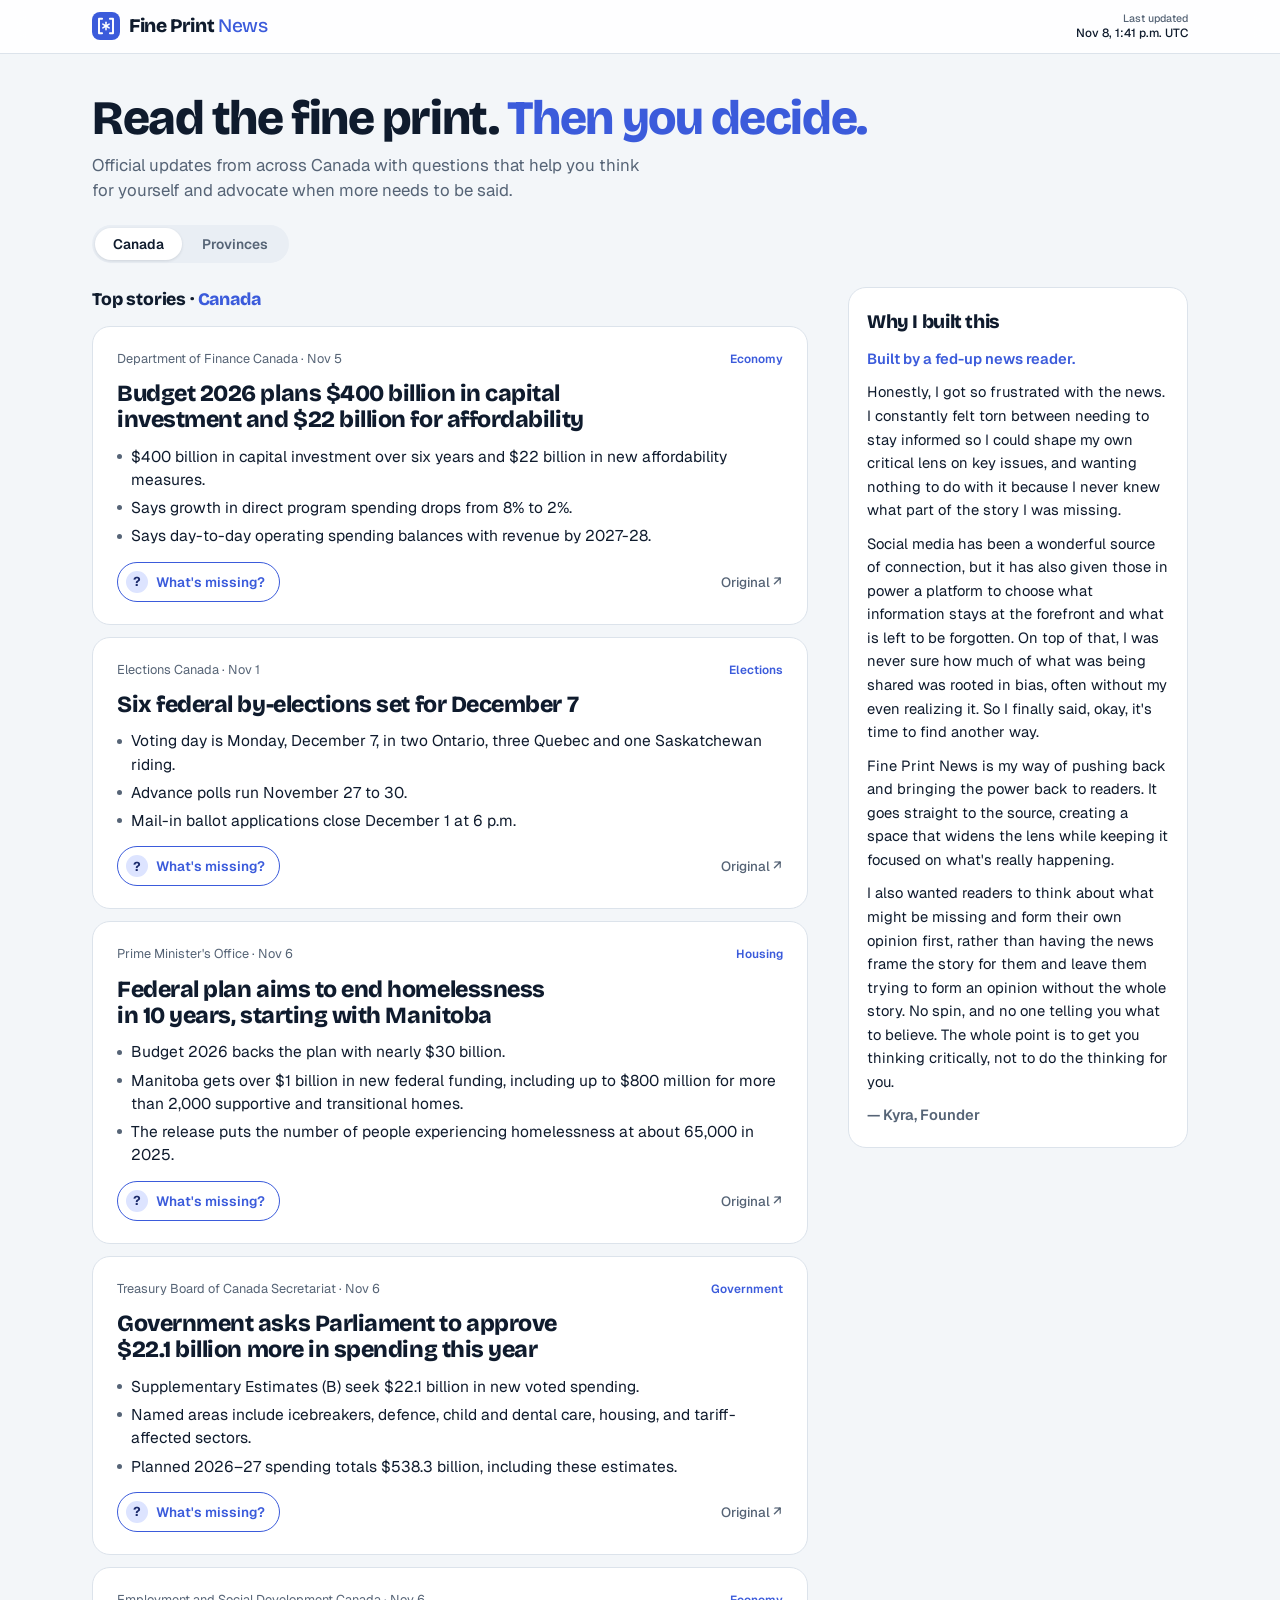
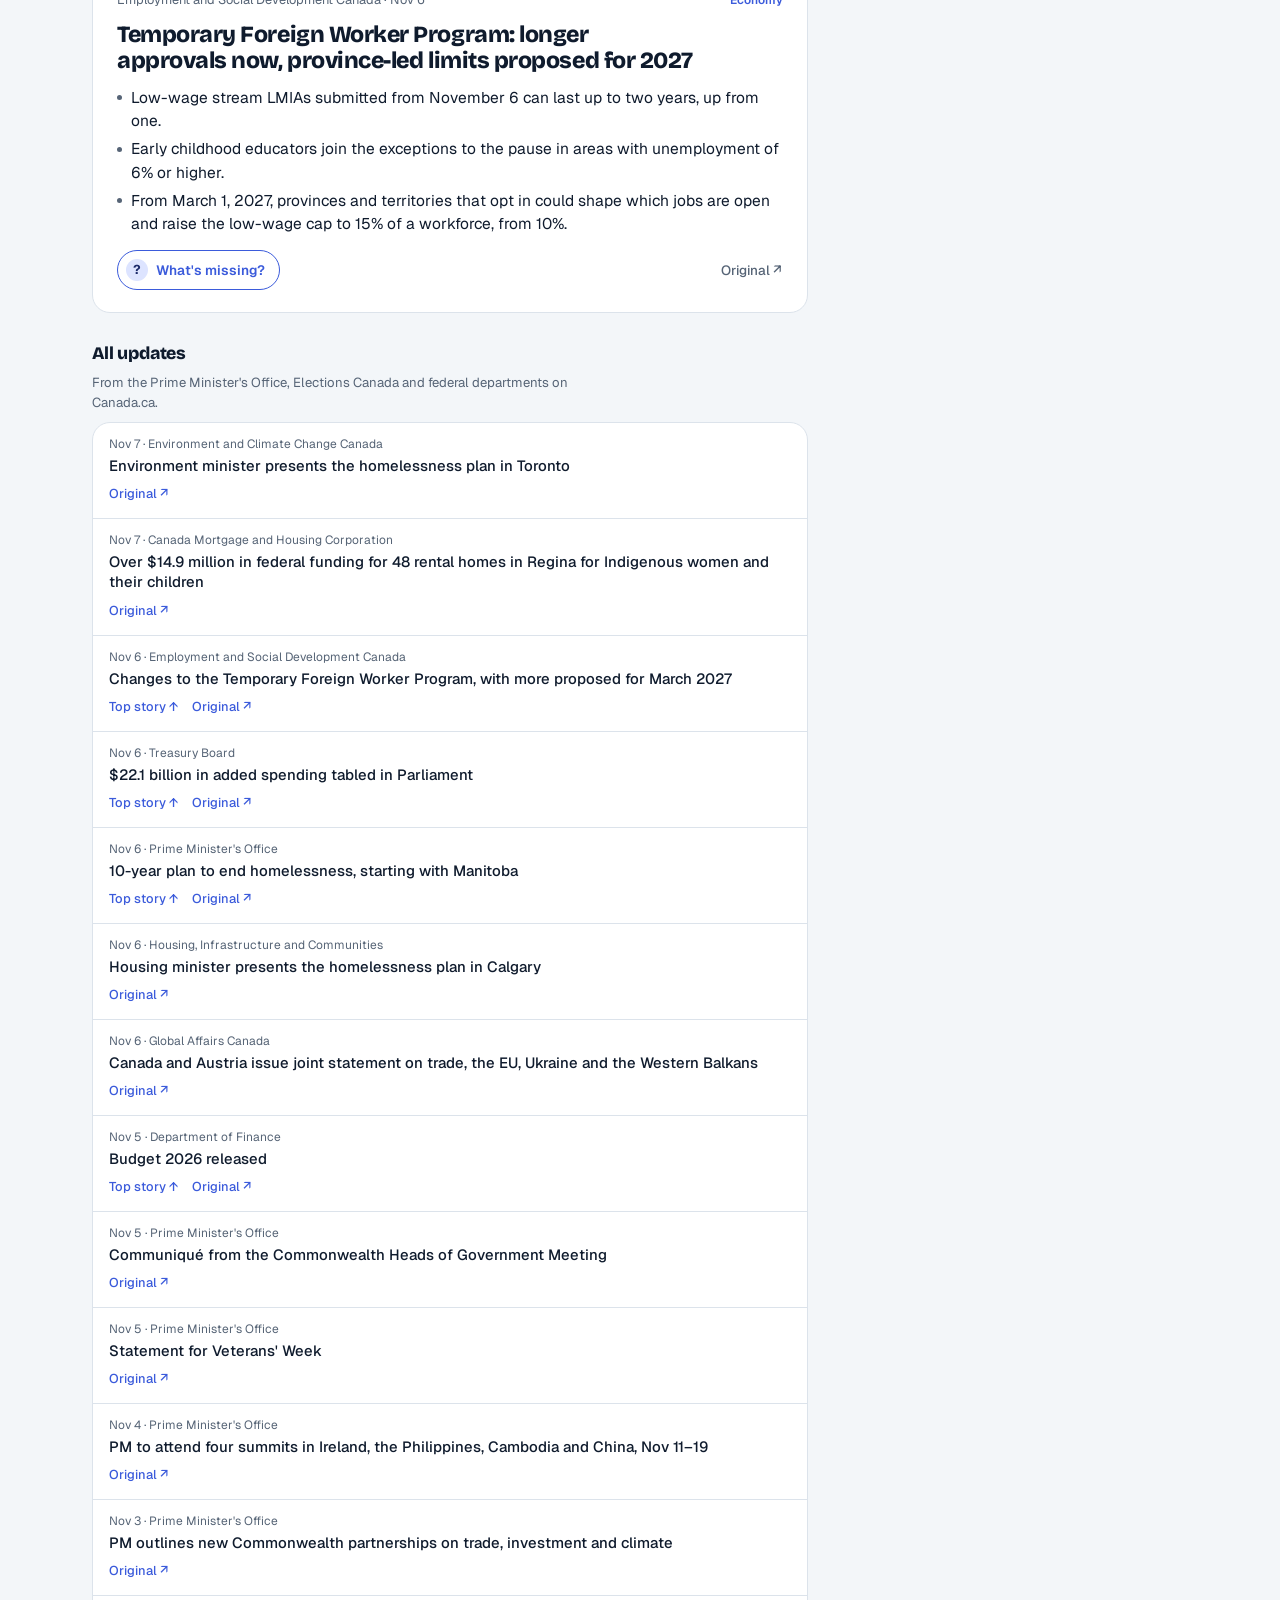
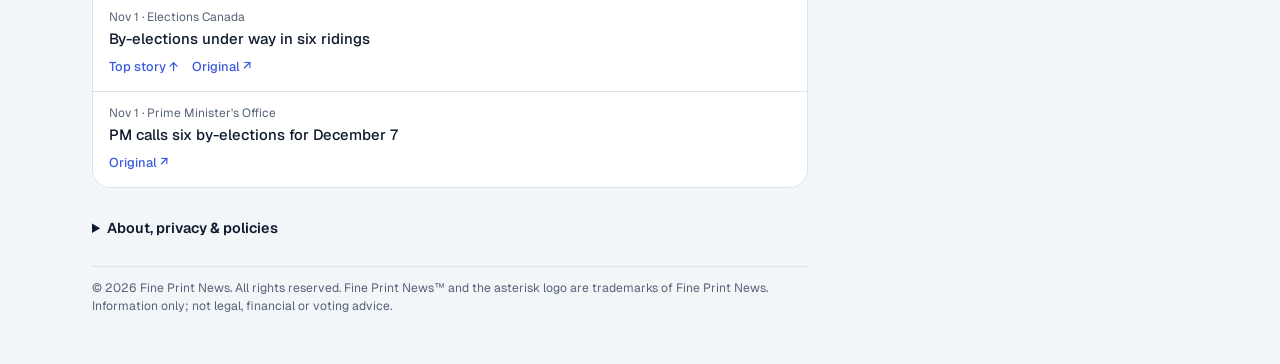
<file: index.html>
<!doctype html>
<html lang="en-CA">
<head>
<meta charset="utf-8">
<meta name="viewport" content="width=device-width,initial-scale=1,viewport-fit=cover">
<meta name="description" content="BC government and Elections BC updates straight from the source, with a quick check of what each release leaves out. Independent; not affiliated with the Government of BC or Elections BC.">
<meta name="copyright" content="© 2026 Fine Print News. All rights reserved.">
<meta name="theme-color" content="#FFFFFF" media="(prefers-color-scheme: light)">
<meta name="theme-color" content="#15181E" media="(prefers-color-scheme: dark)">
<link rel="canonical" href="https://fineprintnews.ca/">
<meta property="og:title" content="Fine Print News">
<meta property="og:description" content="Official updates from across Canada, in plain words. Read the fine print. Then you decide.">
<meta property="og:url" content="https://fineprintnews.ca/">
<meta property="og:image" content="https://fineprintnews.ca/icons/icon-512.png">
<link rel="manifest" href="manifest.webmanifest">
<link rel="icon" href="icons/icon-192.png" type="image/png">
<link rel="apple-touch-icon" href="icons/apple-touch-icon.png">
<link rel="license" href="LICENSE.txt">
<meta name="apple-mobile-web-app-capable" content="yes">
<meta name="apple-mobile-web-app-title" content="Fine Print">
<meta name="apple-mobile-web-app-status-bar-style" content="default">
<style>:root{padding-top:env(safe-area-inset-top,0px);padding-bottom:env(safe-area-inset-bottom,0px)}body{margin:0}[hidden]{display:none!important}img{max-width:100%}</style>
<title>Fine Print News</title>
<meta name="claude:viewport-fit-sides" content="cover">
<link rel="preconnect" href="https://fonts.googleapis.com">
<link rel="stylesheet" href="https://fonts.googleapis.com/css2?family=Bricolage+Grotesque:opsz,wght@12..96,600;12..96,800&family=Geist:wght@400;500;600&display=swap">
<style>
/* Layout: app-style top bar + filter chips, then rounded story cards. Each card carries a "Source check" coverage bar
   (answered / partly / not in source) as the signature element, like a bias bar but for completeness. */
:root{
  /* Colour story: deep navy ink = authority and calm; cobalt = trust with a modern edge;
     sea-glass teal = clarity ("answered"); soft lavender = nuance ("partly"); cool grey = gaps. No red or yellow alarms. */
  --bg:#F3F6F9; --surface:#FFFFFF; --raised:#E9EEF4; --ink:#0F1B2D; --muted:#566476; --line:#DCE3EB;
  --accent:#3B5BDB; --accent-soft:#E6EBFF;
  --yes:#12907E; --partly:#8B7BEA; --gap:#CBD3DD;
  --mark:#DDE4FF; --mark-ink:#1B2A6B;
  --official:#12907E; --pending:#3B5BDB; --pending-soft:#E6EBFF;
  --slate:#566476; --slate-soft:#E9EEF4;
  --brand-a:#3B5BDB; --brand-b:#12907E;
  --display:"Bricolage Grotesque", "Arial Black", system-ui, sans-serif;
  --body:"Geist", system-ui, -apple-system, "Segoe UI", sans-serif;
  --mono:"Geist", system-ui, -apple-system, "Segoe UI", sans-serif; /* labels: same calm sans as body, no digital mono */
}
@media (prefers-color-scheme: dark){:root:not([data-theme="light"]){
  --bg:#0B1220; --surface:#121B2B; --raised:#1A2536; --ink:#EEF2F8; --muted:#9AA8BC; --line:#25324A;
  --accent:#8FA4FF; --accent-soft:#1D2A55;
  --yes:#3CCBB5; --partly:#B1A5FF; --gap:#36435A;
  --mark:#2A3770; --mark-ink:#E6EBFF;
  --official:#3CCBB5; --pending:#8FA4FF; --pending-soft:#1D2A55;
  --slate:#A9B6C8; --slate-soft:#1A2536; color-scheme:dark}}
:root[data-theme="dark"]{
  --bg:#0B1220; --surface:#121B2B; --raised:#1A2536; --ink:#EEF2F8; --muted:#9AA8BC; --line:#25324A;
  --accent:#8FA4FF; --accent-soft:#1D2A55;
  --yes:#3CCBB5; --partly:#B1A5FF; --gap:#36435A;
  --mark:#2A3770; --mark-ink:#E6EBFF;
  --official:#3CCBB5; --pending:#8FA4FF; --pending-soft:#1D2A55;
  --slate:#A9B6C8; --slate-soft:#1A2536; color-scheme:dark}
*{box-sizing:border-box}
body{background:var(--bg);color:var(--ink);font-family:var(--body);font-size:15px;line-height:1.5;-webkit-font-smoothing:antialiased}
body::before{content:"";position:fixed;inset:0 0 auto;height:env(safe-area-inset-top,0px);z-index:10;background:var(--surface)}
.wrap{max-width:640px;margin:0 auto;padding-left:max(16px,env(safe-area-inset-left,0px));padding-right:max(16px,env(safe-area-inset-right,0px))}

/* top bar */
.top{position:sticky;top:env(safe-area-inset-top,0px);z-index:5;background:color-mix(in srgb,var(--surface) 88%,transparent);backdrop-filter:blur(12px);-webkit-backdrop-filter:blur(12px);border-bottom:1px solid var(--line)}
.bar{display:flex;align-items:center;justify-content:space-between;gap:12px;padding-block:12px}
.logo{display:flex;align-items:center;gap:9px;white-space:nowrap;font-family:var(--display);font-weight:800;font-size:1.2rem;letter-spacing:-.02em}
.mark{width:28px;height:28px;border-radius:8px;background:var(--brand-a);display:grid;place-items:center;flex:none}
.mark svg{display:block}
.word{letter-spacing:-.02em}
.news{font-weight:500;color:var(--accent);letter-spacing:-.01em}
.date{display:grid;text-align:right;font:500 .74rem var(--mono);color:var(--ink);white-space:nowrap;line-height:1.25}
.date small{font-size:.66rem;color:var(--muted);font-weight:500}
.scope{display:grid;gap:8px;padding-block:14px 2px}
.tabs{display:inline-flex;justify-self:start;background:var(--raised);border-radius:999px;padding:3px;gap:2px}
.tab{border:0;background:transparent;color:var(--muted);border-radius:999px;padding:7px 18px;font:600 .86rem var(--body);cursor:pointer}
.tab[aria-pressed="true"]{background:var(--surface);color:var(--ink);box-shadow:0 1px 3px rgba(15,27,45,.12)}
.subtabs{display:flex;align-items:center;gap:8px;flex-wrap:wrap}
.soon{font-size:.76rem;color:var(--muted)}
.sec{margin:8px 0 0;font-family:var(--display);font-weight:800;font-size:1.1rem;letter-spacing:-.01em}
.sec span{color:var(--accent)}
.sec-note{margin:-4px 0 0;font-size:.82rem;color:var(--muted);max-width:60ch}
.all{display:grid;gap:10px;margin-top:8px}
.updates{list-style:none;margin:0;padding:0;background:var(--surface);border:1px solid var(--line);border-radius:18px;overflow:hidden}
.upd{padding:12px 16px;border-top:1px solid var(--line);display:grid;gap:3px}
.upd:first-child{border-top:0}
.upd-meta{font-size:.75rem;color:var(--muted)}
.upd-title{margin:0;font-size:.93rem;font-weight:500;line-height:1.35}
.upd-links{display:flex;gap:14px;margin-top:2px}
.upd-orig,.upd-dive{font:500 .8rem var(--body);color:var(--accent);text-decoration:none;background:none;border:0;padding:4px 0;cursor:pointer}
.chips{display:flex;gap:6px;overflow-x:auto;padding-block:2px 12px;scrollbar-width:none}
.chips::-webkit-scrollbar{display:none}
.chip{flex:none;border:0;background:var(--raised);color:var(--ink);border-radius:999px;padding:7px 14px;font:500 .84rem var(--body);cursor:pointer}
.chip[aria-pressed="true"]{background:var(--ink);color:var(--surface)}

/* hero line */
.hero{padding-block:22px 6px;display:grid;gap:6px}
.hero h1{font-family:var(--display);font-weight:800;font-size:clamp(1.7rem,6vw,2.3rem);line-height:1.02;letter-spacing:-.03em;margin:0;text-wrap:balance}
.hero h1 em{font-style:normal;color:var(--accent)}
.hero p{margin:0;color:var(--muted);font-size:.95rem;max-width:44ch}

main{display:grid;gap:12px;padding-block:14px 48px}

/* story card: four calm layers: meta, headline, facts, actions */
.story{background:var(--surface);border-radius:18px;padding:18px;display:grid;gap:12px;border:1px solid var(--line)}
.meta{display:flex;align-items:center;justify-content:space-between;gap:10px;font-size:.8rem;color:var(--muted)}
.tag{font:600 .74rem var(--body);color:var(--accent);white-space:nowrap}
.story h2{font-family:var(--display);font-weight:800;font-size:1.3rem;line-height:1.14;letter-spacing:-.02em;margin:0;text-wrap:balance}
.facts{margin:0;padding:0;list-style:none;display:grid;gap:5px;font-size:.92rem}
.facts li{display:flex;gap:9px}
.facts li::before{content:"";flex:none;width:5px;height:5px;border-radius:50%;background:var(--muted);margin-top:.6em}

.foot{display:flex;flex-wrap:wrap;align-items:center;justify-content:space-between;gap:10px;padding-top:2px}
.src{background:none;border:0;padding:10px 2px;color:var(--muted);font:500 .84rem var(--body);cursor:pointer}
.src:hover{color:var(--ink)}
.nb{display:contents}
.scrim{position:fixed;inset:0;z-index:20;background:rgba(8,14,28,.45)}
.sheet{position:fixed;left:0;right:0;bottom:0;z-index:21;max-height:88%;overflow:auto;background:var(--surface);border-radius:20px 20px 0 0;box-shadow:0 -12px 40px rgba(8,14,28,.25);padding-bottom:max(20px,env(safe-area-inset-bottom,0px))}
.sheet-in{max-width:640px;margin:0 auto;padding:10px max(18px,env(safe-area-inset-right,0px)) 0 max(18px,env(safe-area-inset-left,0px));display:grid;gap:10px;position:relative}
.sheet-grab{width:40px;height:4px;border-radius:2px;background:var(--line);margin:0 auto 6px}
.sheet-close{position:absolute;top:14px;right:max(18px,env(safe-area-inset-right,0px));background:var(--raised);border:0;border-radius:999px;padding:6px 12px;color:var(--ink);font:500 .8rem var(--body);cursor:pointer}
#sheetBody{display:grid;gap:10px}
#sheetBody h3{margin:0;font-family:var(--display);font-weight:800;font-size:1.35rem;letter-spacing:-.02em;padding-right:70px}
.sheet-kicker,.sheet-label{margin:0;font-size:.72rem;font-weight:600;letter-spacing:.06em;text-transform:uppercase;color:var(--muted)}
.sheet-label{margin-top:6px}
.sheet-meta{margin:0;color:var(--muted);font-size:.85rem}
.sheet-go{display:block;text-align:center;background:var(--ink);color:var(--surface);text-decoration:none;font-weight:600;border-radius:12px;padding:13px 16px;margin-top:6px}
.sheet-note{margin:0;font-size:.8rem;color:var(--muted);max-width:60ch}
@media (prefers-reduced-motion:no-preference){.sheet:not([hidden]){animation:sheetup .22s ease-out}@keyframes sheetup{from{transform:translateY(30px);opacity:.6}to{transform:none;opacity:1}}}

/* notebook: match the new look */
.rn{border-radius:16px;border-color:var(--line);background:var(--surface);--rn-no:var(--slate);--rn-no-soft:var(--slate-soft);--rn-partly-soft:color-mix(in srgb,var(--partly) 16%,var(--surface))}
.rn-role,.rn-quote{font-family:var(--display);font-weight:600;letter-spacing:-.01em}
.rn-option,.rn-link,.rn-result,.rn-established,.rn-btn,.rn-text{border-radius:10px}
.rn-cta{border:0;background:var(--ink);color:var(--surface);padding:8px 16px 8px 8px;font-size:.9rem}
.rn-cta[aria-expanded="true"]{background:var(--raised);color:var(--ink)}
.rn-panel{flex-basis:100%}

button:focus-visible,a:focus-visible{outline:2px solid var(--accent);outline-offset:2px}
.empty{color:var(--muted);text-align:center;padding:24px;font-size:.9rem}
.about{display:grid;gap:10px;padding-block:8px 0;font-size:.84rem;color:var(--muted)}
.about summary{cursor:pointer;font-weight:600;color:var(--ink);padding:10px 0;font-size:.9rem}
.about details[open] summary{margin-bottom:4px}
.why-lead{font-weight:600;color:var(--accent)}
.about h3{margin:0;font-family:var(--display);font-weight:800;font-size:1.05rem;letter-spacing:-.01em;color:var(--ink)}
.about dl{margin:0;display:grid;gap:4px}
.about dt{font:500 .68rem var(--mono);letter-spacing:.06em;text-transform:uppercase;color:var(--ink);margin-top:6px}
.about dd{margin:0;max-width:65ch;line-height:1.5}
.legal{margin:6px 0 0;padding-top:12px;border-top:1px solid var(--line);font-size:.76rem}
.why{background:var(--surface);border:1px solid var(--line);border-radius:18px;padding:20px 18px;display:grid;gap:10px}
.why h3{margin:0;font-family:var(--display);font-weight:800;font-size:1.35rem;letter-spacing:-.02em}
.why p{margin:0;max-width:62ch;line-height:1.6}
.why .sign{font-weight:600;color:var(--muted)}
.why-link{justify-self:start;margin-top:4px;font:600 .85rem var(--body);color:var(--accent);text-decoration:none}
.why-link:hover{text-decoration:underline}
#why{scroll-margin-top:72px}

/* desktop: wider page, story column + "Why I built this" sidebar */
@media (min-width:1024px){
  .wrap{max-width:1160px;padding-left:32px;padding-right:32px}
  .hero{padding-block:40px 8px;gap:10px}
  .hero h1{font-size:3rem}
  .hero p{font-size:1.05rem;max-width:52ch}
  .why-link{display:none}
  main{grid-template-columns:minmax(0,1fr) 340px;column-gap:40px;align-items:start}
  main>*{grid-column:1}
  main>.why{grid-column:2;grid-row:1 / span 4;margin-top:8px}
  .why h3{font-size:1.2rem}
  .why p{font-size:.92rem}
  .story{padding:22px 24px}
  .story h2{font-size:1.45rem}
  .facts{font-size:.97rem}
  .sheet{left:50%;right:auto;width:720px;margin-left:-360px}
}
/* keep the sidebar in view while scrolling only when the screen is tall enough to show all of it */
@media (min-width:1024px) and (min-height:1000px){main>.why{position:sticky;top:76px}}
</style>
<link rel="stylesheet" href="whats-missing.css">
</head>
<body>



<header class="top">
  <div class="wrap">
    <div class="bar">
      <div class="logo"><span class="mark" aria-hidden="true"><svg viewBox="0 0 100 100" width="28" height="28"><g fill="none" stroke="#fff" stroke-width="7" stroke-linecap="round" stroke-linejoin="round"><path d="M36 24 H25 V76 H36"/><path d="M64 24 H75 V76 H64"/></g><g stroke="#fff" stroke-width="5.5" stroke-linecap="round"><line x1="50" y1="50" x2="50.0" y2="37.0"/><line x1="50" y1="50" x2="38.7" y2="43.5"/><line x1="50" y1="50" x2="38.7" y2="56.5"/><line x1="50" y1="50" x2="50.0" y2="63.0"/><line x1="50" y1="50" x2="61.3" y2="56.5"/><line x1="50" y1="50" x2="61.3" y2="43.5"/></g></svg></span><span class="word">Fine Print <span class="news">News</span></span></div>
      <span class="date" id="updated"><small>Last updated</small><span>Nov 7, 2026</span></span>
    </div>
  </div>
</header>

<div class="wrap">
  <section class="hero">
    <h1>Read the fine print. <em>Then you decide.</em></h1>
    <p>Official updates from across Canada with questions that help you think for yourself and advocate when more needs to be said.</p>
    <a class="why-link" href="#why">Why I built this →</a>
  </section>

  <nav class="scope" aria-label="Region">
    <div class="tabs" id="tabs"></div>
    <div class="subtabs" id="subtabs" hidden></div>
  </nav>

  <main>
    <h2 class="sec">Top stories · <span id="scopeName">Canada</span></h2>
    <div id="stories" style="display:grid;gap:12px"></div>
    <section class="all" aria-labelledby="updH">
      <h2 class="sec" id="updH">All updates</h2>
      <p class="sec-note" id="updNote"></p>
      <ul class="updates" id="updates"></ul>
    </section>

    <section class="why" id="why">
      <h3>Why I built this</h3>
      <p class="why-lead">Built by a fed-up news reader.</p>
      <p>Honestly, I got so frustrated with the news. I constantly felt torn between needing to stay informed so I could shape my own critical lens on key issues, and wanting nothing to do with it because I never knew what part of the story I was missing.</p>
      <p>Social media has been a wonderful source of connection, but it has also given those in power a platform to choose what information stays at the forefront and what is left to be forgotten. On top of that, I was never sure how much of what was being shared was rooted in bias, often without my even realizing it. So I finally said, okay, it's time to find another way.</p>
      <p>Fine Print News is my way of pushing back and bringing the power back to readers. It goes straight to the source, creating a space that widens the lens while keeping it focused on what's really happening.</p>
      <p>I also wanted readers to think about what might be missing and form their own opinion first, rather than having the news frame the story for them and leave them trying to form an opinion without the whole story. No spin, and no one telling you what to believe. The whole point is to get you thinking critically, not to do the thinking for you.</p>
      <p class="sign">— Kyra, Founder</p>
    </section>

    <footer class="about" id="about">
      <details>
      <summary>About, privacy &amp; policies</summary>
      <dl>
        <dt>Mission</dt>
        <dd>To help people think critically about what their government says and does: the original source first, then good questions instead of ready-made answers. We never tell you what to think.</dd>
        <dt>Independent</dt>
        <dd>Fine Print News is an independent project. It is not affiliated with, endorsed by, or speaking for the Government of Canada, Elections Canada, the Government of British Columbia or Elections BC.</dd>
        <dt>Sources</dt>
        <dd>Facts are restated in our own words from official public sources, and every story links to the original. The original is the authoritative version. If anything here differs from it, the source wins.</dd>
        <dt>Privacy</dt>
        <dd>No accounts, no ads and no tracking. Your answers and notes stay on your device, and Fine Print News never sees them.</dd>
        <dt>Corrections</dt>
        <dd>We correct errors when we find them.</dd>
        <dt>Policies</dt>
        <dd><a href="PRIVACY.html">Privacy policy</a> · <a href="TERMS.html">Terms of use</a> · <a href="LICENSE.txt">Licence</a> · <a href="NOTICES.txt">Notices</a></dd>
      </dl>
      </details>
      <p class="legal">© 2026 Fine Print News. All rights reserved. Fine Print News™ and the asterisk logo are trademarks of Fine Print News. Information only; not legal, financial or voting advice.</p>
    </footer>
  </main>
</div>

<div class="scrim" id="scrim" hidden></div>
<section class="sheet" id="sheet" hidden role="dialog" aria-modal="true" aria-labelledby="sheetTitle">
  <div class="sheet-in">
    <div class="sheet-grab" aria-hidden="true"></div>
    <button class="sheet-close" id="sheetClose" type="button">Close</button>
    <div id="sheetBody"></div>
  </div>
</section>

<script src="whats-missing.js"></script>
<script src="data/stories.js"></script>
<script>
(function () {
  /* "What other readers think": anonymous pick totals shared between viewers.
     Uses the Claude page's shared store when available (the db capability); elsewhere it switches off.
     Each reader has one document, picks/<opaque id>, holding only option numbers per story. */
  function makeCommunity() {
    if (!(window.claude && typeof window.claude.use === "function")) return null;
    var subs = [], docs = [], status = "loading", uid = null, canShare = true, chain = Promise.resolve();
    function tallyFor(id) {
      if (status !== "ready") return { status: status, canShare: canShare };
      var t = { status: "ready", readers: 0, ask: {}, spot: {}, canShare: canShare };
      docs.forEach(function (d) {
        var p = d.data.stories && d.data.stories[id];
        if (!p) return;
        t.readers++;
        if (p.q != null) t.ask[p.q] = (t.ask[p.q] || 0) + 1;
        (Array.isArray(p.spotted) ? p.spotted : []).forEach(function (i) { t.spot[i] = (t.spot[i] || 0) + 1; });
      });
      return t;
    }
    function notify() { subs.forEach(function (s) { s.cb(tallyFor(s.id)); }); }
    var ready = Promise.all([window.claude.use("db"), window.claude.use("user")]).then(function (r) {
      var db = r[0], user = r[1];
      if (!db) { status = "unavailable"; notify(); return null; }
      return Promise.resolve(user ? user.id() : null).then(function (id) {
        uid = id;
        if (!uid) canShare = false;
        return user && user.can ? Promise.resolve(user.can("data.write")).then(function (c) { if (c === false) canShare = false; }, function () {}) : null;
      }).then(function () {
        var timer = setTimeout(function () { if (status === "loading") { status = "error"; notify(); } }, 10000);
        db.collection("picks").onSnapshot(function (snap) {
          docs = snap.docs.map(function (d) { return { id: d.id, data: d.data() || {} }; });
          if (!snap.metadata.fromCache) clearTimeout(timer);
          status = "ready"; notify();
        }, function () { clearTimeout(timer); status = "error"; notify(); });
        return db;
      });
    }).catch(function () { status = "unavailable"; notify(); return null; });
    return {
      subscribe: function (id, cb) {
        var s = { id: id, cb: cb }; subs.push(s); cb(tallyFor(id));
        return function () { subs = subs.filter(function (x) { return x !== s; }); };
      },
      share: function (id, picks) {
        var p = chain.then(function () { return ready; }).then(function (db) {
          if (!db || !uid) throw new Error("unavailable");
          var mine = docs.filter(function (d) { return d.id === uid; })[0];
          var body = JSON.parse(JSON.stringify(mine ? mine.data : {}));
          body.stories = body.stories || {};
          body.stories[id] = { q: String(picks.q), spotted: picks.spotted };
          return db.doc("picks/" + uid).set(body);
        });
        chain = p.catch(function () {});
        return p;
      }
    };
  }
  var COMMUNITY = makeCommunity();

  /* Usage counts for the creator: each reader's anonymous counts go to usage/<opaque id>.
     Only the page owner can read them (Claude reports them in chat). Off outside Claude. */
  function makeUsage() {
    if (!(window.claude && typeof window.claude.use === "function")) return null;
    var timer = null, pending = null, chain = Promise.resolve();
    var ready = Promise.all([window.claude.use("db"), window.claude.use("user")]).then(function (r) {
      if (!r[0] || !r[1]) return null;
      return Promise.resolve(r[1].id()).then(function (id) { return id ? { db: r[0], uid: id } : null; });
    }).catch(function () { return null; });
    return function (m) {
      pending = m; clearTimeout(timer);
      timer = setTimeout(function () {
        var snap = JSON.parse(JSON.stringify(pending));
        chain = chain.then(function () { return ready; }).then(function (ctx) {
          if (ctx) return ctx.db.doc("usage/" + ctx.uid).set({ stories: snap });
        }).catch(function () {});
      }, 1500);
    };
  }
  var USAGE = makeUsage();

  // ----- Region: Canada-wide, or a province (BC now; more later) -----
  var PROVINCES = [{ id: "bc", name: "British Columbia", ready: true }];
  var CANADA_ACTIONS = [
    { label: "See records others already requested", url: "https://open.canada.ca/en/search/ati",
      look: "Federal records released through past access to information requests. Your answer may already be here." },
    { label: "Contact your MP", url: "https://www.ourcommons.ca/Members/en",
      look: "Find your Member of Parliament. A short, specific question works best." },
    { label: "Join a federal consultation", url: "https://www.canada.ca/en/government/system/consultations/consultingcanadians.html",
      look: "Open Government of Canada consultations where you can give input." }
  ];
  function scopeFromHash() { var h = (location.hash || "").slice(1); return h === "bc" ? "bc" : "canada"; }
  var scope = scopeFromHash();

  var tabs = document.getElementById("tabs"), sub = document.getElementById("subtabs");
  function nav() {
    tabs.innerHTML = ""; sub.innerHTML = "";
    [["canada", "Canada"], ["provinces", "Provinces"]].forEach(function (t) {
      var on = t[0] === "canada" ? scope === "canada" : scope !== "canada";
      var b = el("button", "tab", t[1]); b.type = "button"; b.setAttribute("aria-pressed", String(on));
      b.onclick = function () { setScope(t[0] === "canada" ? "canada" : PROVINCES[0].id); };
      tabs.appendChild(b);
    });
    sub.hidden = scope === "canada";
    PROVINCES.forEach(function (pv) {
      var b = el("button", "chip", pv.name); b.type = "button"; b.setAttribute("aria-pressed", String(scope === pv.id));
      b.onclick = function () { setScope(pv.id); };
      sub.appendChild(b);
    });
    sub.appendChild(el("span", "soon", "More provinces coming soon"));
  }
  function setScope(sc) {
    if (sc === scope) return;
    scope = sc;
    try { history.replaceState(null, "", sc === "canada" ? location.pathname + location.search : "#" + sc); } catch (e) { location.hash = sc; }
    nav(); draw(); window.scrollTo({ top: 0, behavior: "smooth" });
  }
  window.addEventListener("hashchange", function () { var sc = scopeFromHash(); if (sc !== scope) { scope = sc; nav(); draw(); } });

  function el(tag, cls, text) { var n = document.createElement(tag); if (cls) n.className = cls; if (text != null) n.textContent = text; return n; }

  function draw() {
    var wrap = document.getElementById("stories");
    wrap.innerHTML = "";
    var isBC = scope === "bc";
    document.getElementById("scopeName").textContent = isBC ? "British Columbia" : "Canada";
    var list = NOTEBOOK_STORIES.filter(function (s) { return s.scope === scope; });
    if (!list.length) wrap.appendChild(el("div", "empty", "No top stories here yet."));
    list.forEach(function (s) {
      var card = el("article", "story"); card.id = "story-" + s.id;
      var meta = el("div", "meta");
      meta.appendChild(el("span", null, s.agency + " · " + s.date.replace(/, \d{4}$/, "")));
      meta.appendChild(el("span", "tag", s.tag));
      card.appendChild(meta);
      card.appendChild(el("h2", null, s.title));
      var ul = el("ul", "facts");
      (s.facts || []).forEach(function (f) { ul.appendChild(el("li", null, f)); });
      card.appendChild(ul);
      var foot = el("div", "foot");
      var nb = el("div", "nb");
      foot.appendChild(nb);
      var a = el("button", "src", "Original ↗"); a.type = "button"; a.onclick = function () { openSource(s, a); };
      foot.appendChild(a);
      card.appendChild(foot);
      wrap.appendChild(card);
      ReporterNotebook.mountButton(nb, s, { community: COMMUNITY, onMetrics: USAGE || undefined, actions: s.scope === "canada" ? CANADA_ACTIONS : undefined });
    });

    // All updates: every release from the sources, one line each
    var note = document.getElementById("updNote");
    note.textContent = isBC
      ? "From BC Gov News and Elections BC. The provincial newsroom is only posting health, safety and legal updates until the new cabinet is sworn in."
      : "From the Prime Minister's Office, Elections Canada and federal departments on Canada.ca.";
    var ups = document.getElementById("updates");
    ups.innerHTML = "";
    (window.NEWS_UPDATES || []).filter(function (u) { return u.scope === scope; }).forEach(function (u) {
      var li = el("li", "upd");
      var top = el("div", "upd-meta", u.date + " · " + u.agency);
      var t = el("p", "upd-title", u.title);
      var row = el("div", "upd-links");
      if (u.story) {
        var go = el("button", "upd-dive", "Top story ↑"); go.type = "button";
        go.onclick = function () { var c = document.getElementById("story-" + u.story); if (c) { c.scrollIntoView({ behavior: "smooth", block: "start" }); } };
        row.appendChild(go);
      }
      var o = el("a", "upd-orig", "Original ↗"); o.href = u.url; o.target = "_blank"; o.rel = "noopener";
      row.appendChild(o);
      li.appendChild(top); li.appendChild(t); li.appendChild(row);
      ups.appendChild(li);
    });
  }

  // ----- "Read the original": an in-app source sheet -----
  var sheet = document.getElementById("sheet"), scrim = document.getElementById("scrim"), lastOpener = null;
  function openSource(s, opener) {
    lastOpener = opener;
    var body = document.getElementById("sheetBody");
    body.innerHTML = "";
    body.appendChild(el("p", "sheet-kicker", "The original"));
    var h = el("h3", null, s.agency); h.id = "sheetTitle"; body.appendChild(h);
    body.appendChild(el("p", "sheet-meta", "Published " + s.date + " · " + new URL(s.source).hostname));
    body.appendChild(el("p", "sheet-label", "What we took from it"));
    var ul = el("ul", "facts"); (s.facts || []).forEach(function (f) { ul.appendChild(el("li", null, f)); }); body.appendChild(ul);
    var go = el("a", "sheet-go", "Read it on the official site ↗"); go.href = s.source; go.target = "_blank"; go.rel = "noopener";
    body.appendChild(go);
    body.appendChild(el("p", "sheet-note", "Government pages can't be shown inside Fine Print News, so the original opens on the official site, exactly as published. If anything here differs, the original wins."));
    sheet.hidden = false; scrim.hidden = false; document.body.style.overflow = "hidden";
    document.getElementById("sheetClose").focus();
  }
  function closeSource() { sheet.hidden = true; scrim.hidden = true; document.body.style.overflow = ""; if (lastOpener) lastOpener.focus(); }
  document.getElementById("sheetClose").onclick = closeSource;
  scrim.onclick = closeSource;
  document.addEventListener("keydown", function (e) { if (e.key === "Escape" && !sheet.hidden) closeSource(); });

  // "Last updated" in the reader's own time zone, e.g. "Last updated Nov 7, 4:58 p.m. MST"
  (function () {
    var out = document.getElementById("updated");
    var iso = window.LAST_UPDATED;
    if (!out || !iso) return;
    var t = new Date(iso);
    if (isNaN(t)) return;
    try {
      var day = t.toLocaleDateString("en-CA", { month: "short", day: "numeric" });
      var time = t.toLocaleTimeString("en-CA", { hour: "numeric", minute: "2-digit", timeZoneName: "short" });
      out.lastChild.textContent = day + ", " + time;
      out.setAttribute("title", t.toString());
    } catch (e) {}
  })();

  nav();
  draw();
})();
</script>

<script>
if ("serviceWorker" in navigator) { window.addEventListener("load", function () { navigator.serviceWorker.register("sw.js").catch(function () {}); }); }
</script>
</body>
</html>
</file>
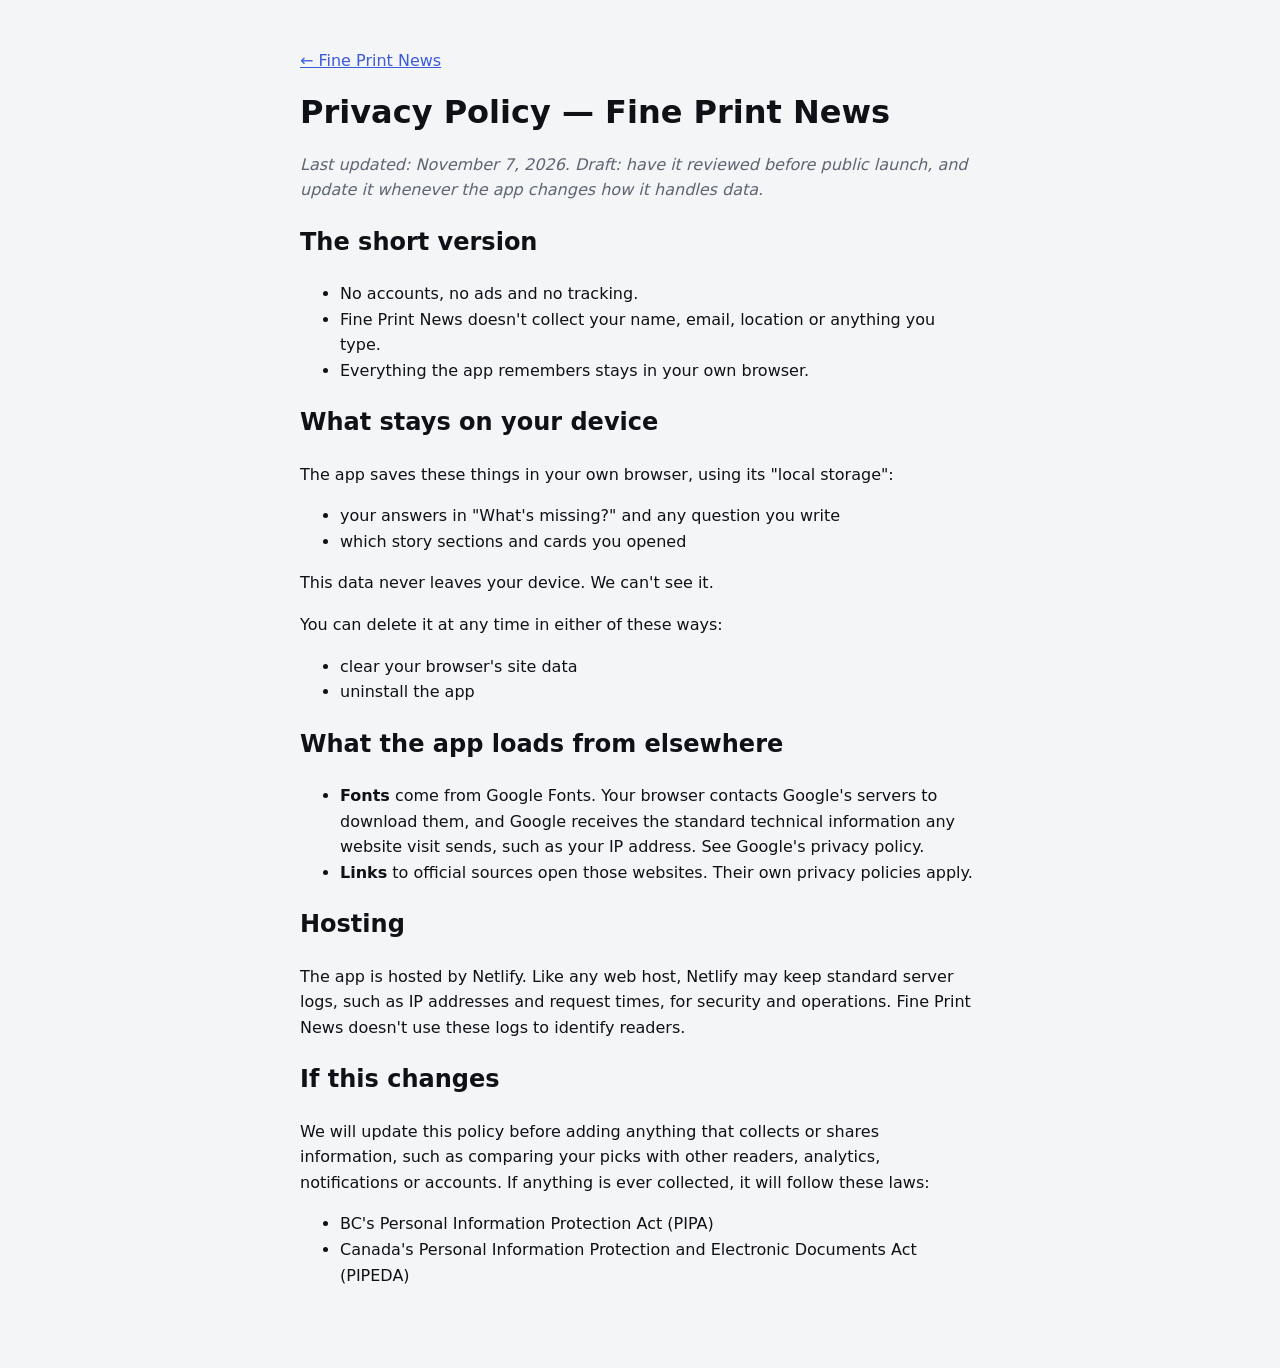
<file: PRIVACY.html>
<!doctype html><html lang="en-CA"><head><meta charset="utf-8"><meta name="viewport" content="width=device-width,initial-scale=1"><title>Privacy policy · Fine Print News</title>
<style>:root{--bg:#F4F5F7;--ink:#0E1116;--muted:#5E6573;--accent:#3B5BDB}@media (prefers-color-scheme:dark){:root{--bg:#0B0D11;--ink:#F2F4F7;--muted:#9AA2B1;--accent:#8FA4FF;color-scheme:dark}}
body{margin:0;background:var(--bg);color:var(--ink);font:16px/1.6 system-ui,-apple-system,"Segoe UI",sans-serif}main{max-width:680px;margin:0 auto;padding:32px max(16px,env(safe-area-inset-left,0px)) 64px}h1{line-height:1.1}p em{color:var(--muted)}a{color:var(--accent)}</style></head>
<body><main><p><a href="./">← Fine Print News</a></p><h1>Privacy Policy — Fine Print News</h1><p><em>Last updated: November 7, 2026. Draft: have it reviewed before public launch, and update it whenever the app changes how it handles data.</em></p><h2>The short version</h2><ul><li>No accounts, no ads and no tracking.</li><li>Fine Print News doesn&#x27;t collect your name, email, location or anything you type.</li><li>Everything the app remembers stays in your own browser.</li></ul><h2>What stays on your device</h2><p>The app saves these things in your own browser, using its &quot;local storage&quot;:</p><ul><li>your answers in &quot;What&#x27;s missing?&quot; and any question you write</li><li>which story sections and cards you opened</li></ul><p>This data never leaves your device. We can&#x27;t see it.</p><p>You can delete it at any time in either of these ways:</p><ul><li>clear your browser&#x27;s site data</li><li>uninstall the app</li></ul><h2>What the app loads from elsewhere</h2><ul><li><strong>Fonts</strong> come from Google Fonts. Your browser contacts Google&#x27;s servers to download them, and Google receives the standard technical information any website visit sends, such as your IP address. See Google&#x27;s privacy policy.</li><li><strong>Links</strong> to official sources open those websites. Their own privacy policies apply.</li></ul><h2>Hosting</h2><p>The app is hosted by Netlify. Like any web host, Netlify may keep standard server logs, such as IP addresses and request times, for security and operations. Fine Print News doesn&#x27;t use these logs to identify readers.</p><h2>If this changes</h2><p>We will update this policy before adding anything that collects or shares information, such as comparing your picks with other readers, analytics, notifications or accounts. If anything is ever collected, it will follow these laws:</p><ul><li>BC&#x27;s Personal Information Protection Act (PIPA)</li><li>Canada&#x27;s Personal Information Protection and Electronic Documents Act (PIPEDA)</li></ul></main></body></html>
</file>
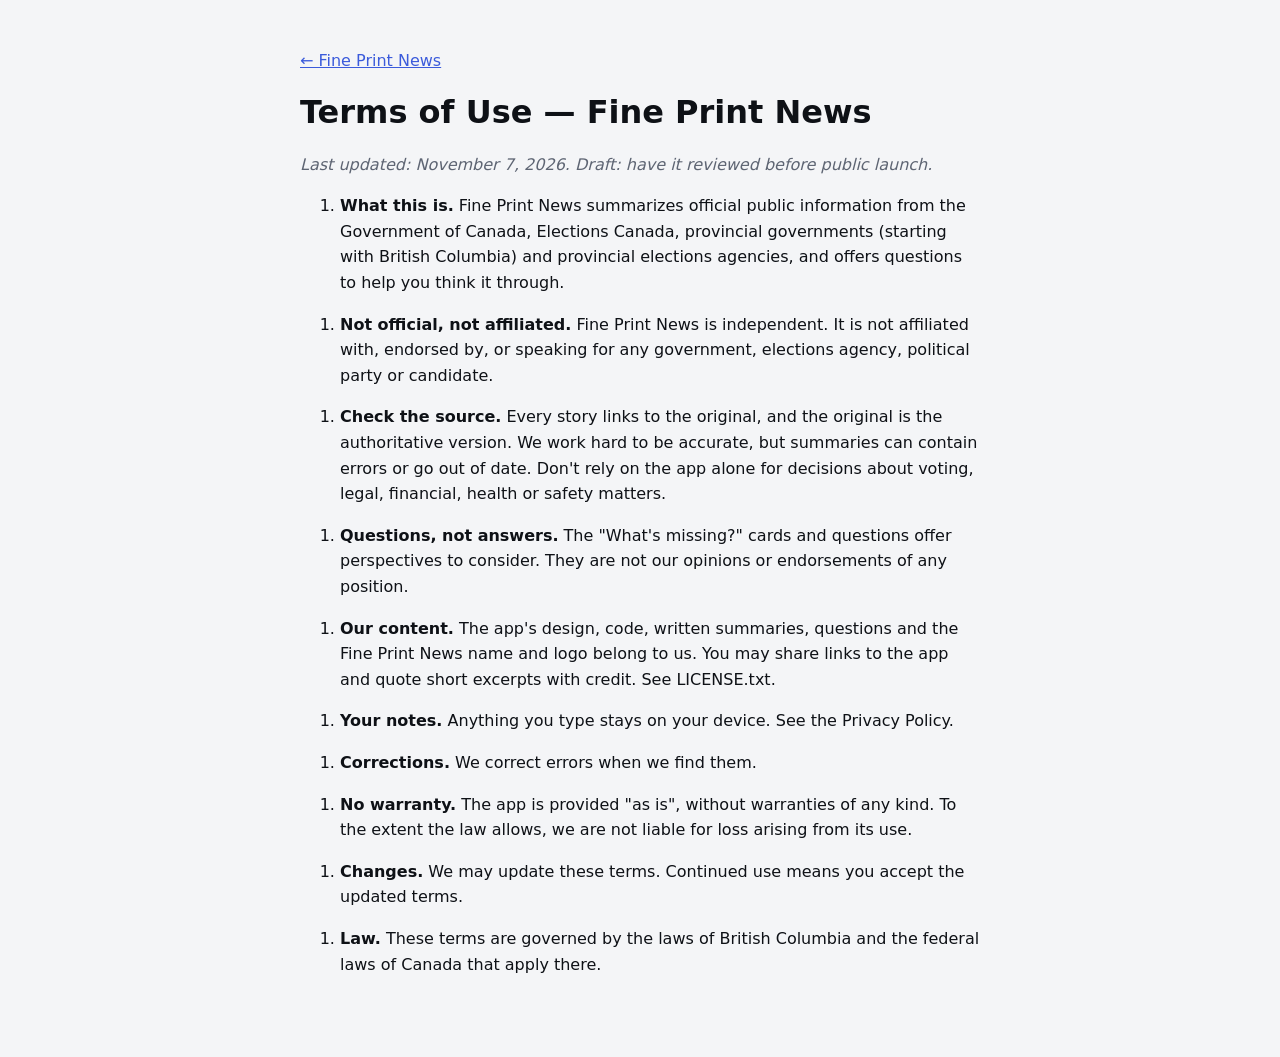
<file: TERMS.html>
<!doctype html><html lang="en-CA"><head><meta charset="utf-8"><meta name="viewport" content="width=device-width,initial-scale=1"><title>Terms of use · Fine Print News</title>
<style>:root{--bg:#F4F5F7;--ink:#0E1116;--muted:#5E6573;--accent:#3B5BDB}@media (prefers-color-scheme:dark){:root{--bg:#0B0D11;--ink:#F2F4F7;--muted:#9AA2B1;--accent:#8FA4FF;color-scheme:dark}}
body{margin:0;background:var(--bg);color:var(--ink);font:16px/1.6 system-ui,-apple-system,"Segoe UI",sans-serif}main{max-width:680px;margin:0 auto;padding:32px max(16px,env(safe-area-inset-left,0px)) 64px}h1{line-height:1.1}p em{color:var(--muted)}a{color:var(--accent)}</style></head>
<body><main><p><a href="./">← Fine Print News</a></p><h1>Terms of Use — Fine Print News</h1><p><em>Last updated: November 7, 2026. Draft: have it reviewed before public launch.</em></p><ol><li><strong>What this is.</strong> Fine Print News summarizes official public information from the Government of Canada, Elections Canada, provincial governments (starting with British Columbia) and provincial elections agencies, and offers questions to help you think it through.</li></ol><ol><li><strong>Not official, not affiliated.</strong> Fine Print News is independent. It is not affiliated with, endorsed by, or speaking for any government, elections agency, political party or candidate.</li></ol><ol><li><strong>Check the source.</strong> Every story links to the original, and the original is the authoritative version. We work hard to be accurate, but summaries can contain errors or go out of date. Don&#x27;t rely on the app alone for decisions about voting, legal, financial, health or safety matters.</li></ol><ol><li><strong>Questions, not answers.</strong> The &quot;What&#x27;s missing?&quot; cards and questions offer perspectives to consider. They are not our opinions or endorsements of any position.</li></ol><ol><li><strong>Our content.</strong> The app&#x27;s design, code, written summaries, questions and the Fine Print News name and logo belong to us. You may share links to the app and quote short excerpts with credit. See LICENSE.txt.</li></ol><ol><li><strong>Your notes.</strong> Anything you type stays on your device. See the Privacy Policy.</li></ol><ol><li><strong>Corrections.</strong> We correct errors when we find them.</li></ol><ol><li><strong>No warranty.</strong> The app is provided &quot;as is&quot;, without warranties of any kind. To the extent the law allows, we are not liable for loss arising from its use.</li></ol><ol><li><strong>Changes.</strong> We may update these terms. Continued use means you accept the updated terms.</li></ol><ol><li><strong>Law.</strong> These terms are governed by the laws of British Columbia and the federal laws of Canada that apply there.</li></ol></main></body></html>
</file>
<file: whats-missing.css>
/* © 2026 Fine Print News. All rights reserved. See LICENSE.txt.
   Reporter's Notebook styles.
   Uses the app's color tokens when present; falls back to its light palette otherwise. */
.rn{--rn-surface:var(--surface,#fff);--rn-bg:var(--bg,#F3F5F4);--rn-ink:var(--ink,#14201D);--rn-muted:var(--muted,#5B6B67);
  --rn-line:var(--line,#D9E0DE);--rn-accent:var(--accent,#0D5C6E);--rn-accent-soft:var(--accent-soft,#DCEBEE);
  --rn-mark:var(--mark,#DDE4FF);--rn-yes:var(--yes,#12907E);--rn-partly:var(--partly,#8B7BEA);--rn-partly-soft:color-mix(in srgb,var(--rn-partly) 16%,var(--rn-surface));
  --rn-no:#566476;--rn-no-soft:#E9EEF4;
  font-family:var(--body,"IBM Plex Sans",system-ui,sans-serif);color:var(--rn-ink);display:grid;gap:14px;
  border:1px solid var(--rn-line);border-radius:8px;background:var(--rn-surface);padding:16px}
@media (prefers-color-scheme:dark){:root:not([data-theme="light"]) .rn{--rn-no:#A9B6C8;--rn-no-soft:#1A2536}}
:root[data-theme="dark"] .rn{--rn-no:#A9B6C8;--rn-no-soft:#1A2536}
.rn *{box-sizing:border-box}
.rn-head{display:flex;flex-wrap:wrap;align-items:center;justify-content:space-between;gap:8px 12px}
.rn-kicker{font:500 .7rem var(--mono,ui-monospace,monospace);letter-spacing:.08em;text-transform:uppercase;color:var(--rn-accent)}
.rn-progress{display:flex;gap:12px;list-style:none;margin:0;padding:0;font-size:.78rem;color:var(--rn-muted)}
.rn-progress li{display:flex;align-items:center;gap:5px}
.rn-n{display:inline-grid;place-items:center;width:18px;height:18px;border-radius:50%;border:1px solid var(--rn-line);font-size:.68rem}
.rn-progress .current{color:var(--rn-ink);font-weight:600}
.rn-progress .current .rn-n{background:var(--rn-accent);border-color:var(--rn-accent);color:var(--rn-surface)}
.rn-progress .done .rn-n{background:var(--rn-accent-soft);border-color:var(--rn-accent-soft);color:var(--rn-accent)}
.rn-step{display:grid;gap:12px}
.rn-role{margin:0;font-family:var(--display,Georgia,serif);font-size:1.1rem;line-height:1.35}
.rn-h{margin:0;font-size:.9rem;font-weight:600}
.rn-hint{margin:0;font-size:.82rem;color:var(--rn-muted)}
.rn-options{display:grid;gap:6px}
.rn-option{display:flex;gap:10px;align-items:flex-start;padding:10px 12px;border:1px solid var(--rn-line);border-radius:6px;cursor:pointer;font-size:.9rem;line-height:1.4}
.rn-option:has(input:checked){border-color:var(--rn-accent);background:var(--rn-accent-soft)}
.rn-option input{margin-top:3px;accent-color:var(--rn-accent)}
.rn-text{width:100%;border:1px solid var(--rn-line);border-radius:6px;background:var(--rn-bg);color:var(--rn-ink);font:inherit;padding:10px}
.rn-spot{display:flex;flex-wrap:wrap;gap:8px}
.rn-chip{border:1px solid var(--rn-line);background:transparent;color:var(--rn-ink);border-radius:999px;padding:8px 12px;font:500 .84rem inherit;font-family:inherit;cursor:pointer}
.rn-chip[aria-pressed="true"]{background:var(--rn-ink);color:var(--rn-surface);border-color:var(--rn-ink)}
.rn-result{flex:1 1 100%;border-radius:6px;padding:10px 12px;border-left:4px solid;font-size:.86rem;background:var(--rn-bg)}
.rn-result p{margin:4px 0 0;line-height:1.45}
.rn-result-top{display:flex;justify-content:space-between;gap:8px;align-items:baseline}
.rn-badge{font:600 .66rem inherit;font-family:inherit;letter-spacing:.05em;text-transform:uppercase;padding:2px 7px;border-radius:3px;white-space:nowrap}
.rn-yes{border-color:var(--rn-yes)} .rn-yes .rn-badge{color:var(--rn-yes);background:var(--rn-accent-soft)}
.rn-partly{border-color:var(--rn-partly)} .rn-partly .rn-badge{color:var(--rn-partly);background:var(--rn-partly-soft)}
.rn-no{border-color:var(--rn-no)} .rn-no .rn-badge{color:var(--rn-no);background:var(--rn-no-soft)}
.rn-verdict{font-weight:600;color:var(--rn-ink)}
.rn-established{background:var(--rn-accent-soft);border-radius:6px;padding:12px 14px;display:grid;gap:6px}
.rn-established ul{margin:0;padding-left:18px;font-size:.88rem;display:grid;gap:4px}
.rn-quote{margin:0;font-family:var(--display,Georgia,serif);font-size:1.05rem;background:linear-gradient(transparent 60%,var(--rn-mark) 60%);justify-self:start;padding:0 3px}
.rn-find{display:grid;gap:8px}
.rn-link{display:grid;gap:2px;padding:10px 12px;border:1px solid var(--rn-line);border-radius:6px;text-decoration:none;color:var(--rn-ink);font-size:.86rem}
.rn-link strong{color:var(--rn-accent)}
.rn-link span{color:var(--rn-muted)}
.rn-link.seen{border-style:dashed}
.rn-link.seen strong::after{content:"  · opened";font-weight:400;color:var(--rn-muted)}
.rn-done dl{margin:0;display:grid;gap:4px;font-size:.9rem}
.rn-done dt{font:500 .68rem var(--mono,ui-monospace,monospace);letter-spacing:.08em;text-transform:uppercase;color:var(--rn-muted);margin-top:6px}
.rn-done dd{margin:0}
.rn-nav{display:flex;gap:8px;flex-wrap:wrap}
.rn-btn{background:var(--rn-ink);color:var(--rn-surface);border:0;border-radius:6px;padding:9px 14px;font:600 .85rem inherit;font-family:inherit;cursor:pointer}
.rn-btn:disabled{opacity:.4;cursor:not-allowed}
.rn-ghost{background:transparent;color:var(--rn-ink);border:1px solid var(--rn-line)}
.rn button:focus-visible,.rn a:focus-visible,.rn input:focus-visible,.rn textarea:focus-visible{outline:2px solid var(--rn-accent);outline-offset:2px}
.rn-cta{display:inline-flex;align-items:center;gap:8px;border:1px solid var(--accent,#3B5BDB);background:transparent;color:var(--accent,#3B5BDB);
  border-radius:999px;padding:8px 14px 8px 8px;font:600 .85rem var(--body,system-ui,sans-serif);cursor:pointer}
.rn-cta[aria-expanded="true"]{background:var(--accent,#0D5C6E);color:var(--surface,#fff)}
.rn-cta-icon{display:inline-grid;place-items:center;width:22px;height:22px;border-radius:50%;background:var(--mark,#DDE4FF);color:var(--mark-ink,#1B2A6B);font-weight:700;font-size:.8rem}
.rn-cta:focus-visible{outline:2px solid var(--accent,#0D5C6E);outline-offset:2px}
.rn-panel{margin-top:12px}
.rn-cta-text{display:grid;text-align:left;line-height:1.2}
.rn-cta-text strong{font-weight:600}
.rn-cta-text small{font-size:.72rem;font-weight:500;opacity:.75}
.rn-community{display:grid;gap:10px;border-top:1px dashed var(--rn-line);padding-top:12px}
.rn-bars{display:grid;gap:9px}
.rn-barrow{display:grid;gap:4px}
.rn-barlabel{display:flex;justify-content:space-between;gap:10px;font-size:.84rem}
.rn-pct{font-variant-numeric:tabular-nums;font-weight:600}
.rn-bartrack{height:8px;border-radius:4px;background:var(--rn-line);overflow:hidden}
.rn-barfill{display:block;height:100%;border-radius:4px;background:var(--rn-accent)}
.rn-fill-yes{background:var(--rn-yes)} .rn-fill-partly{background:var(--rn-partly)} .rn-fill-no{background:var(--rn-no)}
.rn-error{border-color:var(--rn-no);color:var(--rn-no);font-size:.85rem}

/* ---- "What's missing?" swipeable cards ---- */
.rn{padding:14px 0 12px;gap:10px;overflow:hidden}
.rn-track{display:flex;overflow-x:auto;scroll-snap-type:x mandatory;scroll-behavior:smooth;scrollbar-width:none;align-items:flex-start;outline:none;overscroll-behavior-x:contain}
.rn-track::-webkit-scrollbar{display:none}
.rn-slide{flex:0 0 100%;min-width:0;scroll-snap-align:start;scroll-snap-stop:always;padding:0 16px}
.rn-card{display:grid;gap:12px}
.rn-title{margin:0;font-family:var(--display,Georgia,serif);font-weight:800;font-size:1.25rem;letter-spacing:-.02em;line-height:1.15}
.rn-lede{margin:0;font-size:.93rem;line-height:1.5;max-width:60ch}
.rn-results{display:grid;gap:8px}
.rn-swipe{margin:0;font-size:.8rem;color:var(--rn-muted);font-weight:500}
.rn-established{margin:0;padding:12px 14px 12px 30px;background:var(--rn-accent-soft);border-radius:10px;display:grid;gap:6px;font-size:.92rem}
.rn-group{margin:6px 0 0;font-size:.72rem;font-weight:600;letter-spacing:.06em;text-transform:uppercase;color:var(--rn-muted)}
.rn-controls{display:flex;align-items:center;justify-content:space-between;gap:10px;padding:0 16px}
.rn-arrow{width:34px;height:34px;border-radius:50%;border:1px solid var(--rn-line);background:transparent;color:var(--rn-ink);font-size:1rem;cursor:pointer;display:grid;place-items:center}
.rn-arrow:disabled{opacity:.3;cursor:default}
.rn-dots{display:flex;gap:6px;align-items:center}
.rn-dot{width:8px;height:8px;padding:0;border:0;border-radius:999px;background:var(--rn-line);cursor:pointer;transition:width .2s ease,background .2s ease}
.rn-dot[aria-selected="true"]{width:22px;background:var(--rn-accent)}
.rn-community{border:0;padding:0}
@media (prefers-reduced-motion:reduce){.rn-track{scroll-behavior:auto}.rn-dot{transition:none}}
.rn-track{transition:height .25s ease;overflow-y:hidden}
.rn .rn-badge{text-transform:none;letter-spacing:0;font-size:.72rem;font-weight:600}
.rn-result-top strong{min-width:0}
@media (prefers-reduced-motion:reduce){.rn-track{transition:none}}

/* ---- calmer results + clear navigation (UX pass) ---- */
.rn-results{gap:0;border:1px solid var(--rn-line);border-radius:12px;overflow:hidden}
.rn-row{border-top:1px solid var(--rn-line)}
.rn-row:first-child{border-top:0}
.rn-row summary{list-style:none;display:flex;align-items:center;gap:10px;padding:11px 12px;cursor:pointer;font-size:.9rem}
.rn-row summary::-webkit-details-marker{display:none}
.rn-row[open] summary{background:var(--rn-bg)}
.rn-row p{margin:0;padding:2px 12px 12px 30px;font-size:.86rem;line-height:1.5;color:var(--rn-muted);background:var(--rn-bg)}
.rn-row-label{flex:1;min-width:0;font-weight:500}
.rn-you{font-weight:400;color:var(--rn-muted);font-size:.8rem}
.rn-dotmark{flex:none;width:8px;height:8px;border-radius:50%}
.rn-row.rn-yes .rn-dotmark{background:var(--rn-yes)} .rn-row.rn-partly .rn-dotmark{background:var(--rn-partly)} .rn-row.rn-no .rn-dotmark{background:var(--rn-no)}
.rn-row .rn-badge{flex:none;background:transparent!important;padding:0;font-size:.74rem}
.rn-controls{padding:4px 16px 0}
.rn-back{background:none;border:0;color:var(--rn-muted);font:500 .85rem inherit;font-family:inherit;padding:10px 4px;cursor:pointer;min-width:44px;text-align:left}
.rn-next{background:var(--rn-ink);color:var(--rn-surface);border:0;border-radius:999px;padding:10px 16px;font:600 .85rem inherit;font-family:inherit;cursor:pointer;white-space:nowrap}
.rn-dots{flex:1;justify-content:center}
.rn-dot{position:relative}
.rn-dot::after{content:"";position:absolute;inset:-10px -4px}
.rn-cta.done .rn-cta-icon{background:var(--rn-yes);color:#fff}
.rn-cta.done .rn-cta-icon::before{content:"✓"} .rn-cta.done .rn-cta-icon{font-size:0} .rn-cta.done .rn-cta-icon::before{font-size:.8rem}
.rn-back:focus-visible,.rn-next:focus-visible,.rn-row summary:focus-visible{outline:2px solid var(--rn-accent);outline-offset:2px}

/* given → missing → overview */
.rn-sub{margin:4px 0 0;font-size:.74rem;font-weight:600;letter-spacing:.06em;text-transform:uppercase;color:var(--rn-muted)}
.rn-qs{margin:0;padding-left:18px;display:grid;gap:6px;font-size:.92rem}
.rn-more summary{cursor:pointer;font-size:.86rem;font-weight:600;color:var(--rn-accent);padding:6px 0}
.rn-more .rn-find{margin-top:6px}
</file>
